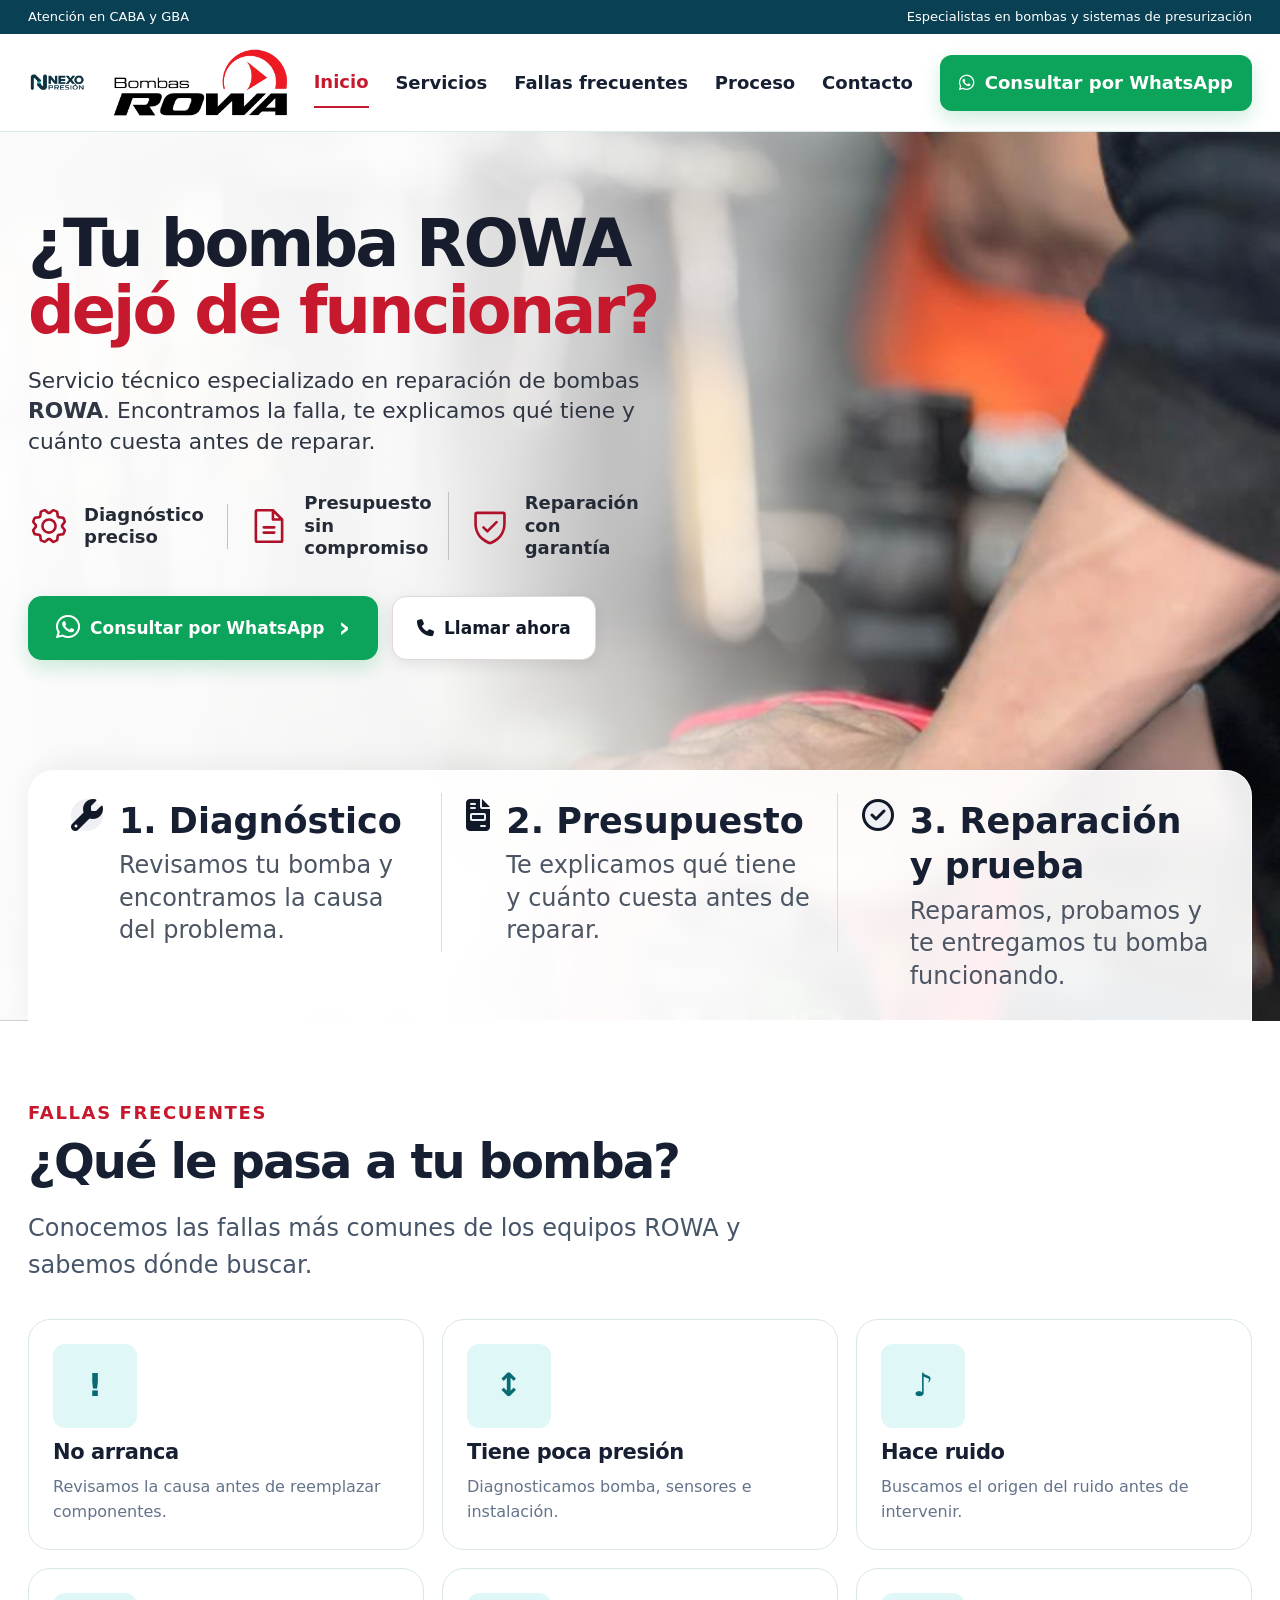
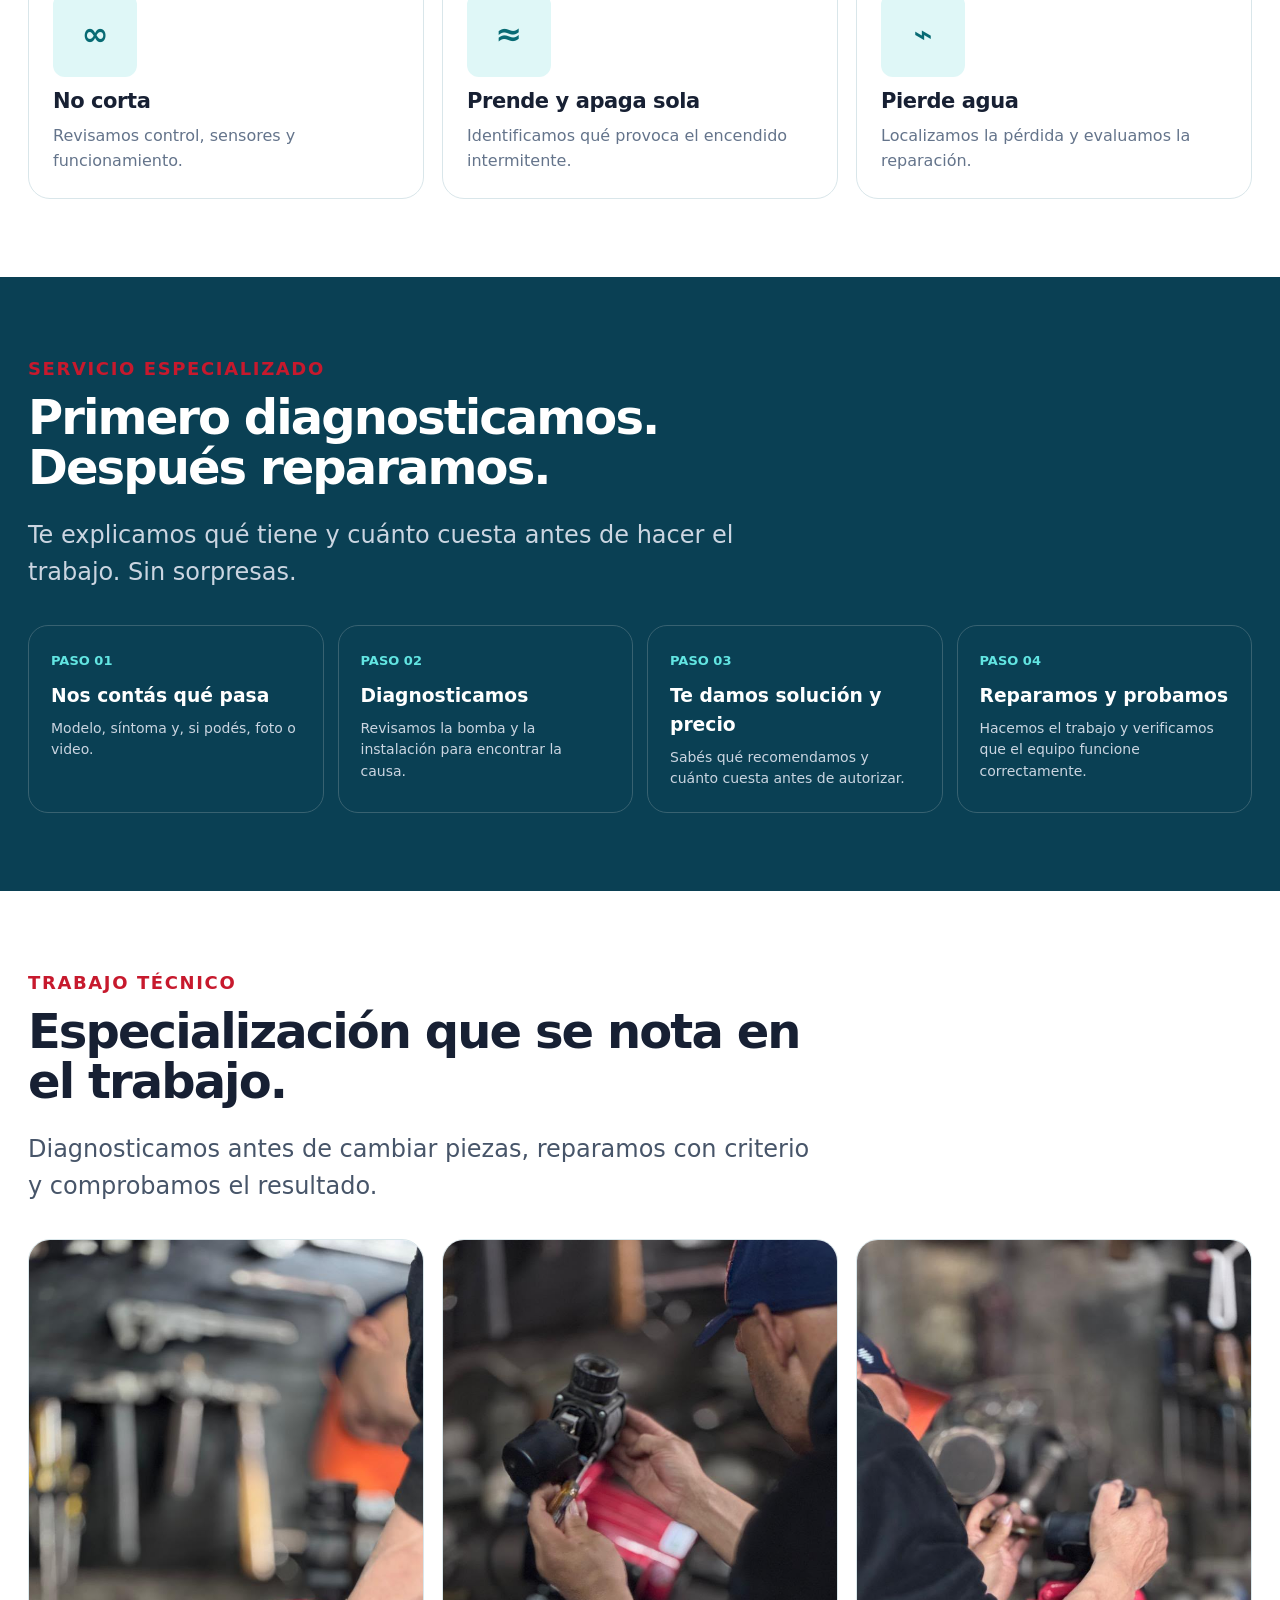
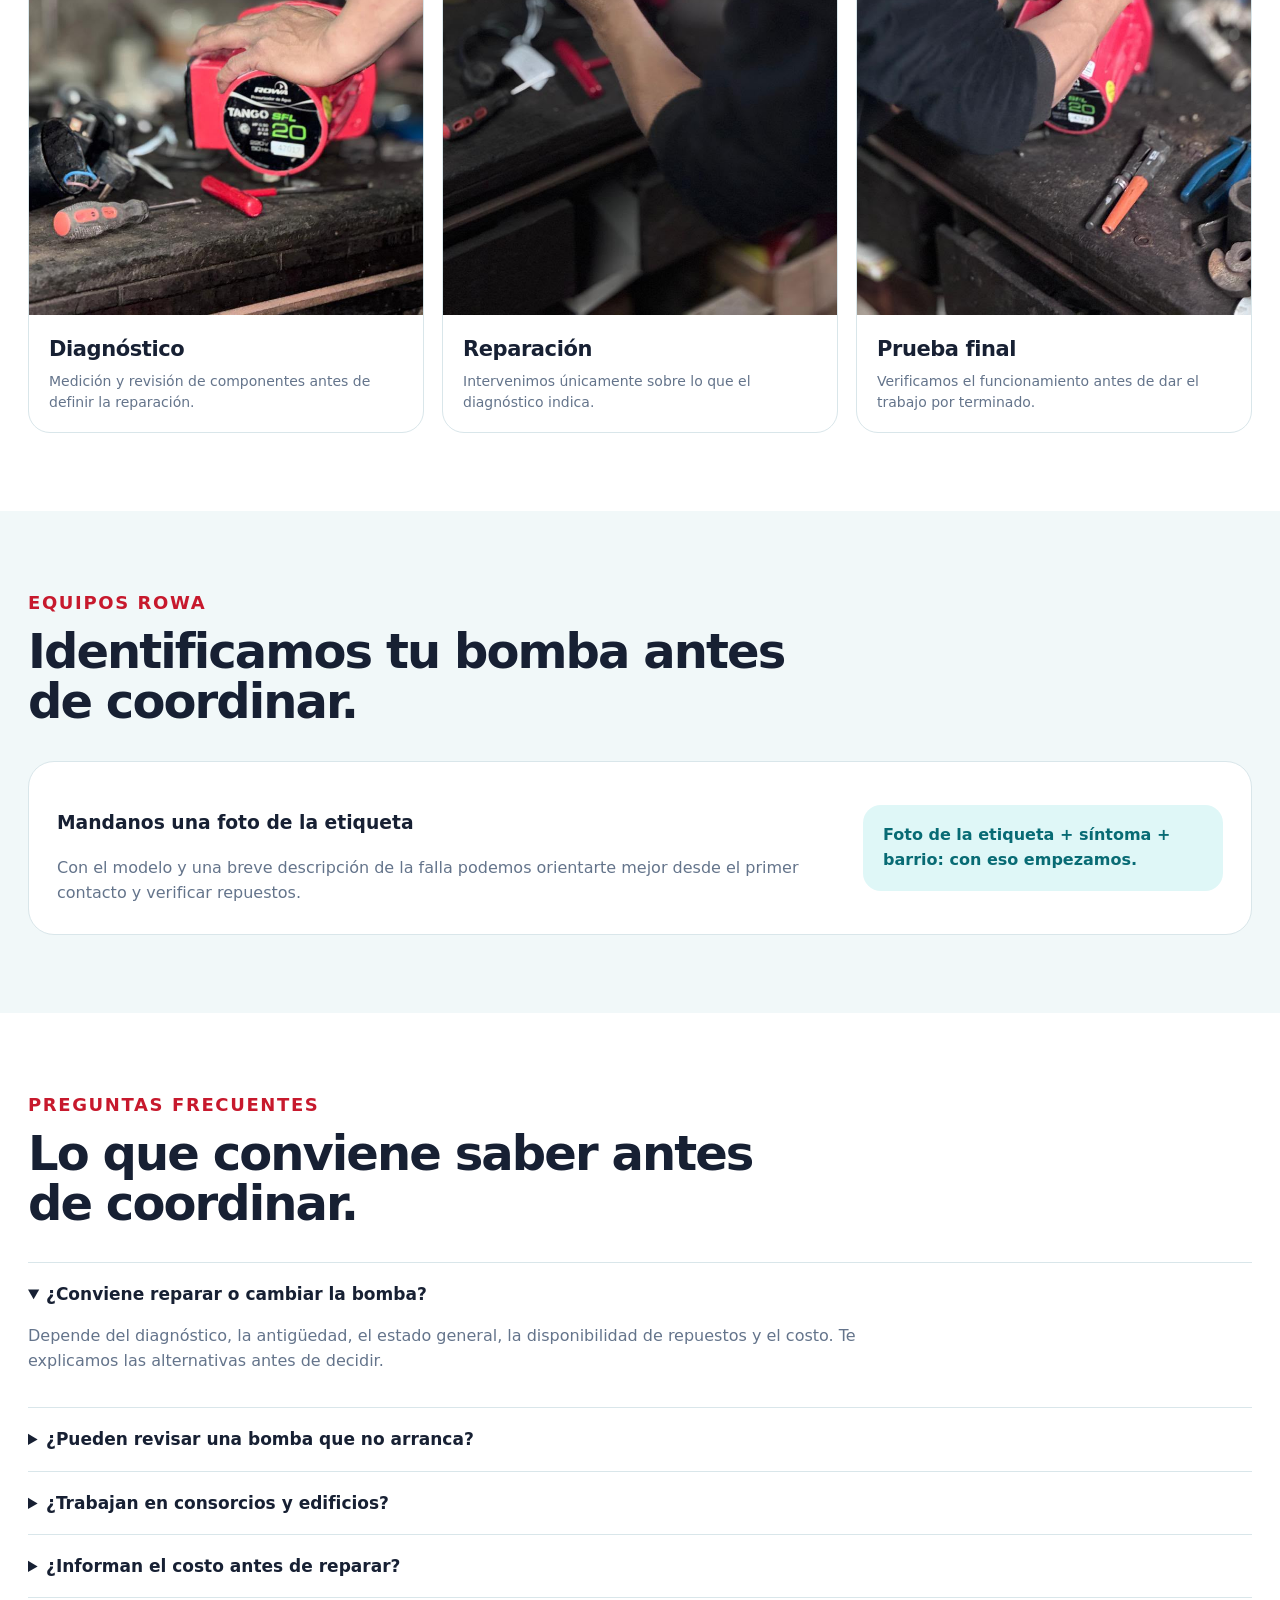
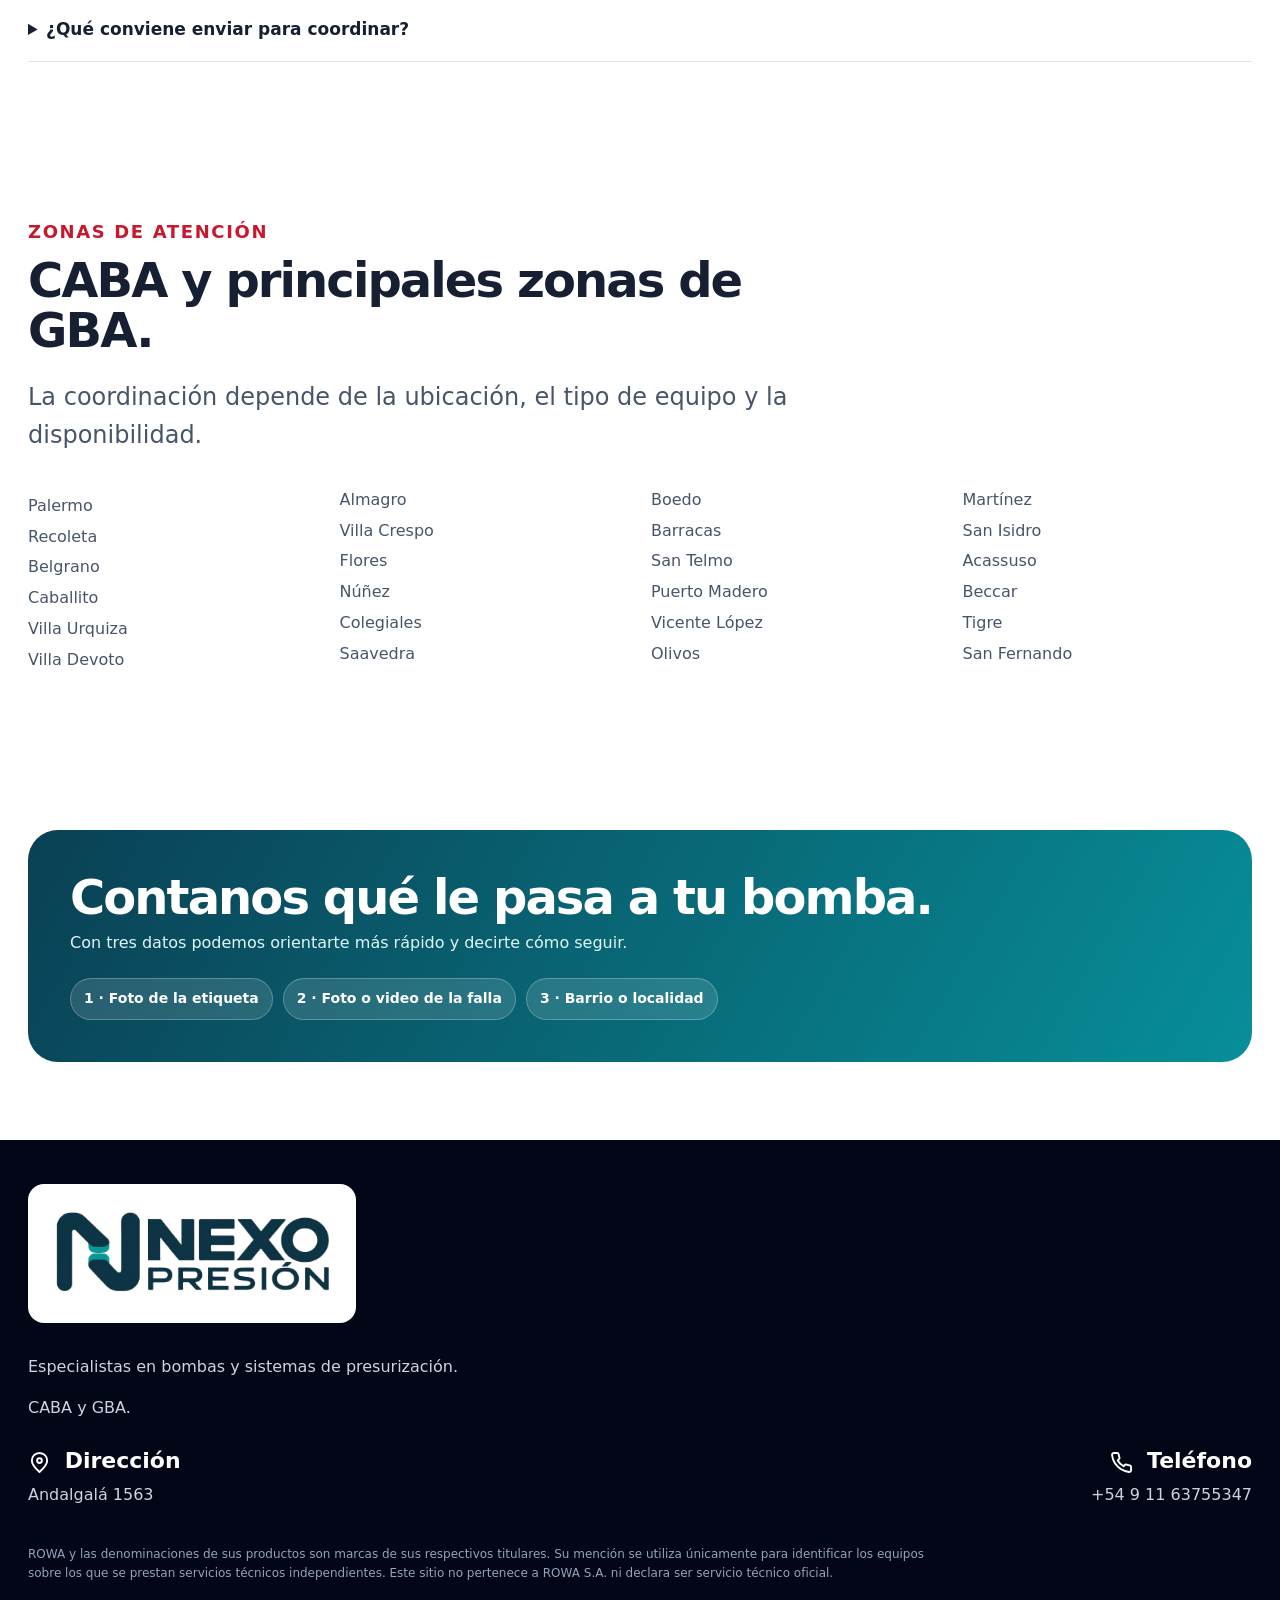
<file: index.html>
<!doctype html>
<html lang="es-AR">
<head>
  <meta charset="utf-8">
  <meta name="viewport" content="width=device-width, initial-scale=1">
  <title>Nexo Presión | Reparación de bombas ROWA en CABA y GBA</title>
  <meta name="description" content="Diagnóstico, reparación y mantenimiento de bombas presurizadoras ROWA en CABA y GBA. Presupuesto antes de intervenir.">
  <meta name="robots" content="index,follow,max-image-preview:large">
  <meta property="og:type" content="website">
  <meta property="og:title" content="Nexo Presión | Reparación de bombas ROWA">
  <meta property="og:description" content="Diagnóstico claro y reparación de bombas presurizadoras ROWA en CABA y GBA.">
  <meta name="theme-color" content="#0a4054">
  <link rel="icon" type="image/svg+xml" href="data:image/svg+xml,%3Csvg xmlns='http://www.w3.org/2000/svg' viewBox='0 0 64 64'%3E%3Crect width='64' height='64' rx='14' fill='%230a4054'/%3E%3Cpath d='M16 47V17l22 22V17h10v30L26 25v22z' fill='white'/%3E%3Ccircle cx='32' cy='32' r='4' fill='%2309bec4'/%3E%3C/svg%3E">
  <link rel="stylesheet" href="styles.css">
  <link rel="stylesheet" href="https://cdnjs.cloudflare.com/ajax/libs/font-awesome/6.7.2/css/all.min.css">
  
  <script type="application/ld+json">
  {"@context":"https://schema.org","@type":"LocalBusiness","name":"Nexo Presión","areaServed":["Ciudad Autónoma de Buenos Aires","Gran Buenos Aires"],"description":"Especialistas en diagnóstico, reparación y mantenimiento de bombas presurizadoras ROWA.","priceRange":"$$"}
  </script>
</head>
<body>
  <div class="topbar"><div class="wrap"><span>Atención en CABA y GBA</span><span>Especialistas en bombas y sistemas de presurización</span></div></div>

  <header>
    <div class="wrap">
      <nav aria-label="Navegación principal">
        <a href="#inicio" class="brand" aria-label="Nexo Presión, inicio"><img src="imagenes/nexo_presion.png" alt="Nexo Presión"></a>
        <a href="#inicio" class="brand-rowa" aria-label="ROWA"><img src="imagenes/ROWA-nvo-LOGO.gif" alt="ROWA"></a>
        <div class="links">
          <a class="active" href="#inicio">Inicio</a>
          <a href="#servicio">Servicios</a>
          <a href="#fallas">Fallas frecuentes</a>
          <a href="#como-trabajamos">Proceso</a>
          <a href="#consulta">Contacto</a>
          <a class="btn btn-primary nav-cta" href="#consulta"><i class="fa-brands fa-whatsapp"></i> Consultar por WhatsApp</a>
        </div>
      </nav>
    </div>
  </header>
 
  <main id="inicio">
    <section class="hero">
      <div class="hero-bg" role="img" aria-label="Técnico especializado reparando una bomba presurizadora ROWA"></div>
      <div class="wrap hero-content">
        <div class="hero-copy">
          <h1>¿Tu bomba ROWA<br><span>dejó de funcionar?</span></h1>
          <p class="lead">Servicio técnico especializado en reparación de bombas <strong>ROWA</strong>. Encontramos la falla, te explicamos qué tiene y cuánto cuesta antes de reparar.</p>
          <div class="microtrust">
            <div class="microtrust-item"><img src="imagenes/gear.svg" alt="engranaje" class="trust-icon"><span>Diagnóstico<br>preciso</span></div>
            <div class="microtrust-item"><img src="imagenes/file-text.svg" alt="documento" class="trust-icon"><span>Presupuesto<br>sin compromiso</span></div>
            <div class="microtrust-item"><img src="imagenes/shield-check.svg" alt="escudo" class="trust-icon"><span>Reparación<br>con garantía</span></div>
          </div>
          <div class="hero-actions">
            <a class="btn btn-primary" href="#consulta"><i class="fa-brands fa-whatsapp whatsapp-icon"></i>Consultar por WhatsApp <span class="btn-arrow">›</span></a>
            <a class="btn btn-soft" href="tel:+5491163755347"><i class="fa-solid fa-phone"></i> Llamar ahora</a>
          </div>
        </div>
      </div>
      <div class="wrap process-summary">
        <div class="summary-item"><span class="summary-icon"><i class="fa-solid fa-wrench"></i></span><div><strong>1. Diagnóstico</strong><p>Revisamos tu bomba y encontramos la causa del problema.</p></div></div>
        <div class="summary-item"><span class="summary-icon"><i class="fa-solid fa-file-invoice"></i></span><div><strong>2. Presupuesto</strong><p>Te explicamos qué tiene y cuánto cuesta antes de reparar.</p></div></div>
        <div class="summary-item"><span class="summary-icon"><i class="fa-regular fa-circle-check"></i></span><div><strong>3. Reparación y prueba</strong><p>Reparamos, probamos y te entregamos tu bomba funcionando.</p></div></div>
      </div>
    </section>

    <section id="fallas"><div class="wrap">
      <div class="section-head"><div class="kicker">Fallas frecuentes</div><h2>¿Qué le pasa a tu bomba?</h2><p class="sub">Conocemos las fallas más comunes de los equipos ROWA y sabemos dónde buscar.</p></div>
      <div class="grid-3">
        <article class="card"><div class="icon">!</div><h3>No arranca</h3><p>Revisamos la causa antes de reemplazar componentes.</p></article>
        <article class="card"><div class="icon">↕</div><h3>Tiene poca presión</h3><p>Diagnosticamos bomba, sensores e instalación.</p></article>
        <article class="card"><div class="icon">♪</div><h3>Hace ruido</h3><p>Buscamos el origen del ruido antes de intervenir.</p></article>
        <article class="card"><div class="icon">∞</div><h3>No corta</h3><p>Revisamos control, sensores y funcionamiento.</p></article>
        <article class="card"><div class="icon">≈</div><h3>Prende y apaga sola</h3><p>Identificamos qué provoca el encendido intermitente.</p></article>
        <article class="card"><div class="icon">⌁</div><h3>Pierde agua</h3><p>Localizamos la pérdida y evaluamos la reparación.</p></article>
      </div>
    </div></section>

    <section id="como-trabajamos" class="band"><div class="wrap">
      <div class="section-head"><div class="kicker">Servicio especializado</div><h2>Primero diagnosticamos. Después reparamos.</h2><p class="sub">Te explicamos qué tiene y cuánto cuesta antes de hacer el trabajo. Sin sorpresas.</p></div>
      <div class="process">
        <div class="step"><em>PASO 01</em><h3>Nos contás qué pasa</h3><p>Modelo, síntoma y, si podés, foto o video.</p></div>
        <div class="step"><em>PASO 02</em><h3>Diagnosticamos</h3><p>Revisamos la bomba y la instalación para encontrar la causa.</p></div>
        <div class="step"><em>PASO 03</em><h3>Te damos solución y precio</h3><p>Sabés qué recomendamos y cuánto cuesta antes de autorizar.</p></div>
        <div class="step"><em>PASO 04</em><h3>Reparamos y probamos</h3><p>Hacemos el trabajo y verificamos que el equipo funcione correctamente.</p></div>
      </div>
    </div></section>

    <section id="servicio"><div class="wrap">
      <div class="section-head"><div class="kicker">Trabajo técnico</div><h2>Especialización que se nota en el trabajo.</h2><p class="sub">Diagnosticamos antes de cambiar piezas, reparamos con criterio y comprobamos el resultado.</p></div>
      <div class="grid-3">
        <article class="card work-card"><img src="imagenes/img2.jpeg" alt="Diagnóstico eléctrico de una bomba presurizadora" width="900" height="675" loading="lazy"><div><h3>Diagnóstico</h3><p>Medición y revisión de componentes antes de definir la reparación.</p></div></article>
        <article class="card work-card"><img src="imagenes/img4.jpeg" alt="Revisión técnica de una bomba ROWA" width="900" height="675" loading="lazy"><div><h3>Reparación</h3><p>Intervenimos únicamente sobre lo que el diagnóstico indica.</p></div></article>
        <article class="card work-card"><img src="imagenes/img3.jpeg" alt="Prueba de funcionamiento de una bomba en banco técnico" width="900" height="675" loading="lazy"><div><h3>Prueba final</h3><p>Verificamos el funcionamiento antes de dar el trabajo por terminado.</p></div></article>
      </div>
    </div></section>

    <section style="background:var(--soft)"><div class="wrap">
      <div class="section-head"><div class="kicker">Equipos ROWA</div><h2>Identificamos tu bomba antes de coordinar.</h2></div>
      <div class="model-box"><div><h3>Mandanos una foto de la etiqueta</h3><p>Con el modelo y una breve descripción de la falla podemos orientarte mejor desde el primer contacto y verificar repuestos.</p></div><div class="label-tip">Foto de la etiqueta + síntoma + barrio: con eso empezamos.</div></div>
    </div></section>

    <section id="faq"><div class="wrap">
      <div class="section-head"><div class="kicker">Preguntas frecuentes</div><h2>Lo que conviene saber antes de coordinar.</h2></div>
      <div class="faq">
        <details open><summary>¿Conviene reparar o cambiar la bomba?</summary><p>Depende del diagnóstico, la antigüedad, el estado general, la disponibilidad de repuestos y el costo. Te explicamos las alternativas antes de decidir.</p></details>
        <details><summary>¿Pueden revisar una bomba que no arranca?</summary><p>Sí. “No arranca” es un síntoma. Revisamos alimentación, componentes eléctricos, sensores, estado mecánico e instalación según el equipo.</p></details>
        <details><summary>¿Trabajan en consorcios y edificios?</summary><p>Sí, cuando el equipo y la instalación se encuentran dentro del alcance técnico. En sistemas de mayor tamaño conviene enviar fotos, modelo y características antes de coordinar.</p></details>
        <details><summary>¿Informan el costo antes de reparar?</summary><p>Sí. Una vez identificado el problema, te informamos el trabajo propuesto y su costo antes de intervenir.</p></details>
        <details><summary>¿Qué conviene enviar para coordinar?</summary><p>Una foto de la etiqueta, una foto o video de la falla y el barrio o localidad. Con esos datos podemos orientarte mejor desde el primer contacto.</p></details>
      </div>
    </div></section>

    <section id="zonas"><div class="wrap">
      <div class="section-head"><div class="kicker">Zonas de atención</div><h2>CABA y principales zonas de GBA.</h2><p class="sub">La coordinación depende de la ubicación, el tipo de equipo y la disponibilidad.</p></div>
      <div class="areas"><span>Palermo</span><span>Recoleta</span><span>Belgrano</span><span>Caballito</span><span>Villa Urquiza</span><span>Villa Devoto</span><span>Almagro</span><span>Villa Crespo</span><span>Flores</span><span>Núñez</span><span>Colegiales</span><span>Saavedra</span><span>Boedo</span><span>Barracas</span><span>San Telmo</span><span>Puerto Madero</span><span>Vicente López</span><span>Olivos</span><span>Martínez</span><span>San Isidro</span><span>Acassuso</span><span>Beccar</span><span>Tigre</span><span>San Fernando</span></div>
    </div></section>

    <section id="consulta"><div class="wrap"><div class="cta">
      <h2>Contanos qué le pasa a tu bomba.</h2><p>Con tres datos podemos orientarte más rápido y decirte cómo seguir.</p>
      <div class="checklist"><span>1 · Foto de la etiqueta</span><span>2 · Foto o video de la falla</span><span>3 · Barrio o localidad</span></div>
    </div></div></section>
  </main>
  <footer>
  <div class="wrap">
    <a href="#inicio" class="footer-brand" aria-label="Nexo Presión, inicio">
      <img src="imagenes/nexo_presion.png" alt="Nexo Presión">
    </a>

    <p>Especialistas en bombas y sistemas de presurización.</p>
    <p>CABA y GBA.</p>

    <div class="footer-contact">
      <p>
        <strong>
        <span class="contact-icon" aria-hidden="true">
          <svg xmlns="http://www.w3.org/2000/svg"
            width="23" height="23" viewBox="0 0 24 24"
            fill="none" stroke="currentColor"
            stroke-width="2" stroke-linecap="round"
            stroke-linejoin="round">
            <path d="M20 10c0 5-8 12-8 12S4 15 4 10a8 8 0 1 1 16 0Z"/>
            <circle cx="12" cy="10" r="2.5"/>
          </svg>
        </span>
          Dirección
        </strong>
        <br>
         Andalgalá 1563
      </p>

      <p>
        <strong>
        <span class="contact-icon" aria-hidden="true">
            <svg xmlns="http://www.w3.org/2000/svg"
                width="23" height="23" viewBox="0 0 24 24"
                fill="none" stroke="#ffffff"
                stroke-width="2" stroke-linecap="round"
                stroke-linejoin="round">
                <path d="M22 16.92v3a2 2 0 0 1-2.18 2
                    19.79 19.79 0 0 1-8.63-3.07
                    19.5 19.5 0 0 1-6-6
                    19.79 19.79 0 0 1-3.07-8.67
                    A2 2 0 0 1 4.11 2h3
                    a2 2 0 0 1 2 1.72
                    c.12.96.36 1.9.7 2.8
                    a2 2 0 0 1-.45 2.11L8.09 9.91
                    a16 16 0 0 0 6 6l1.27-1.27
                    a2 2 0 0 1 2.11-.45
                    c.9.34 1.84.58 2.8.7
                    A2 2 0 0 1 22 16.92z"/>
              </svg>
        </span>
          Teléfono
        </strong>
        <br>
        +54 9 11 63755347
      </p>
    </div>

    <p class="legal">
      ROWA y las denominaciones de sus productos son marcas de sus
      respectivos titulares. Su mención se utiliza únicamente para
      identificar los equipos sobre los que se prestan servicios
      técnicos independientes. Este sitio no pertenece a ROWA S.A.
      ni declara ser servicio técnico oficial.
    </p>
  </div>
  </footer>
</body>
</html>
</file>
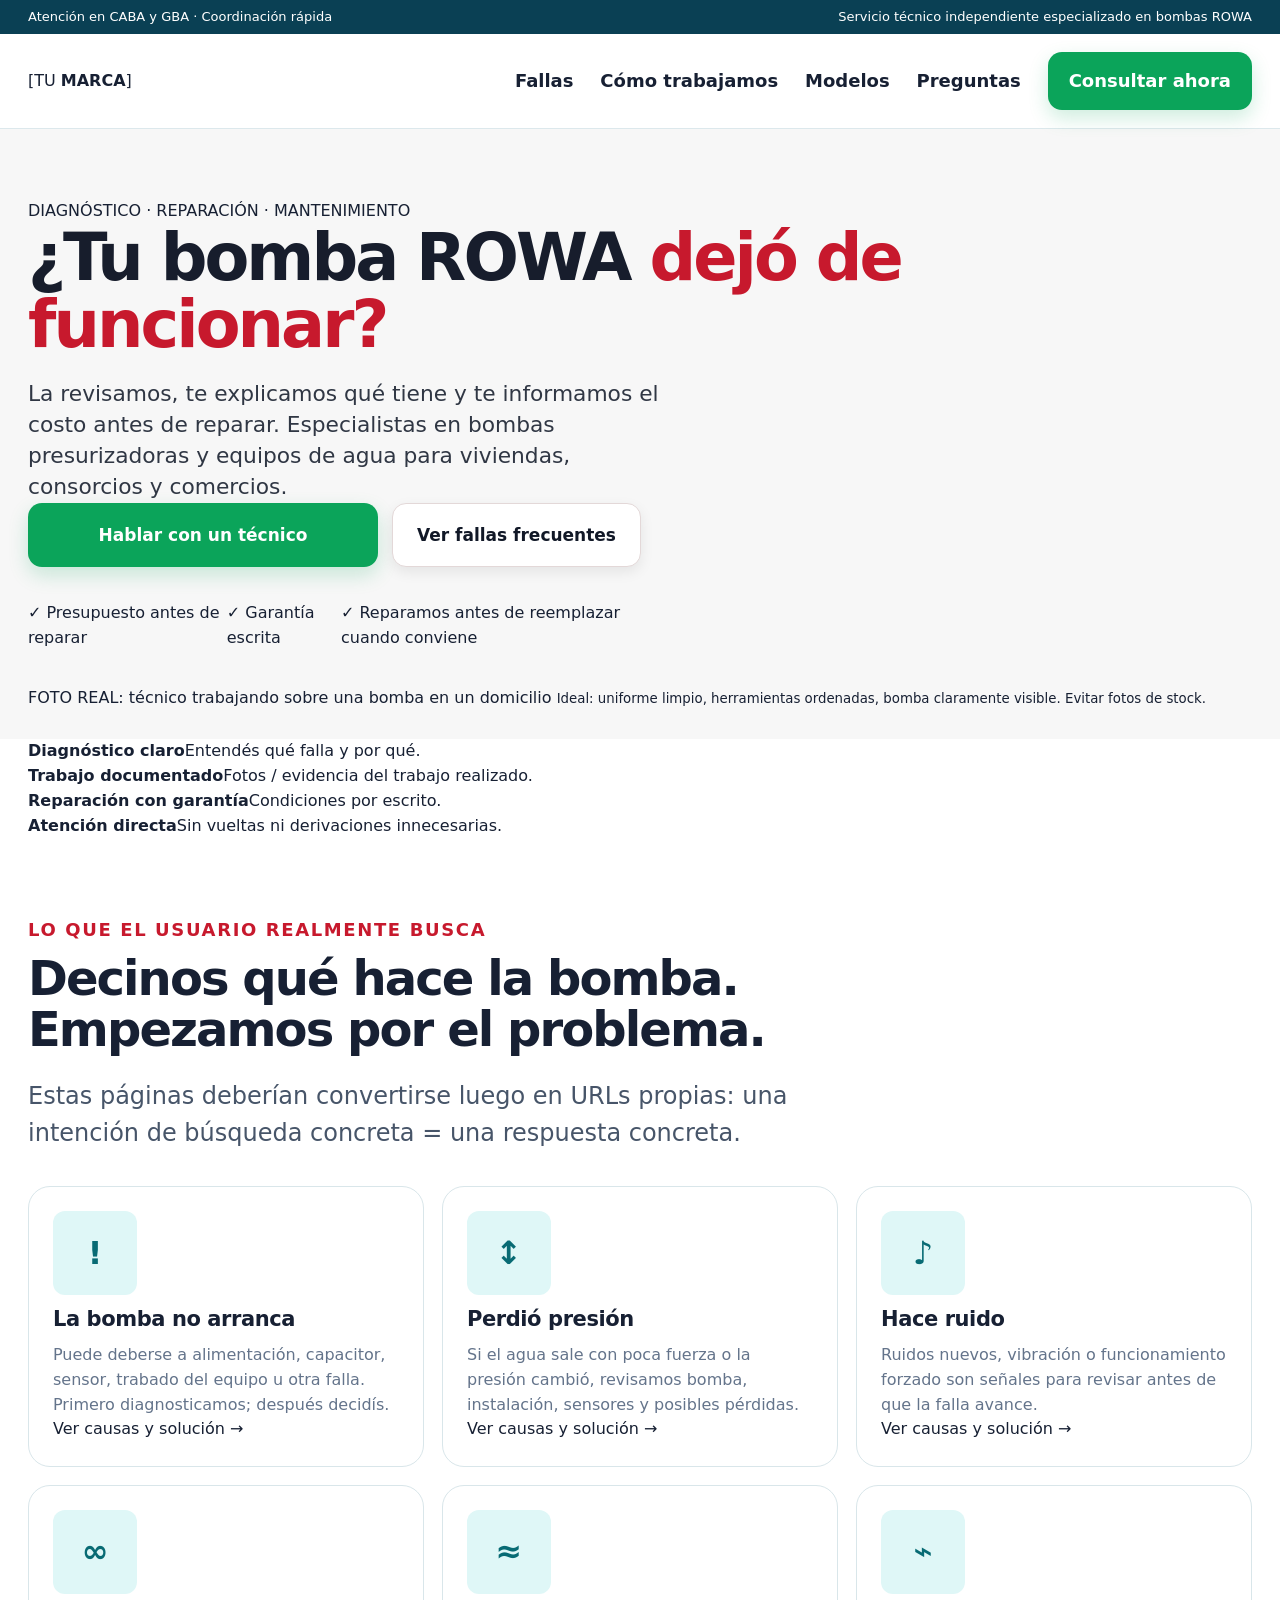
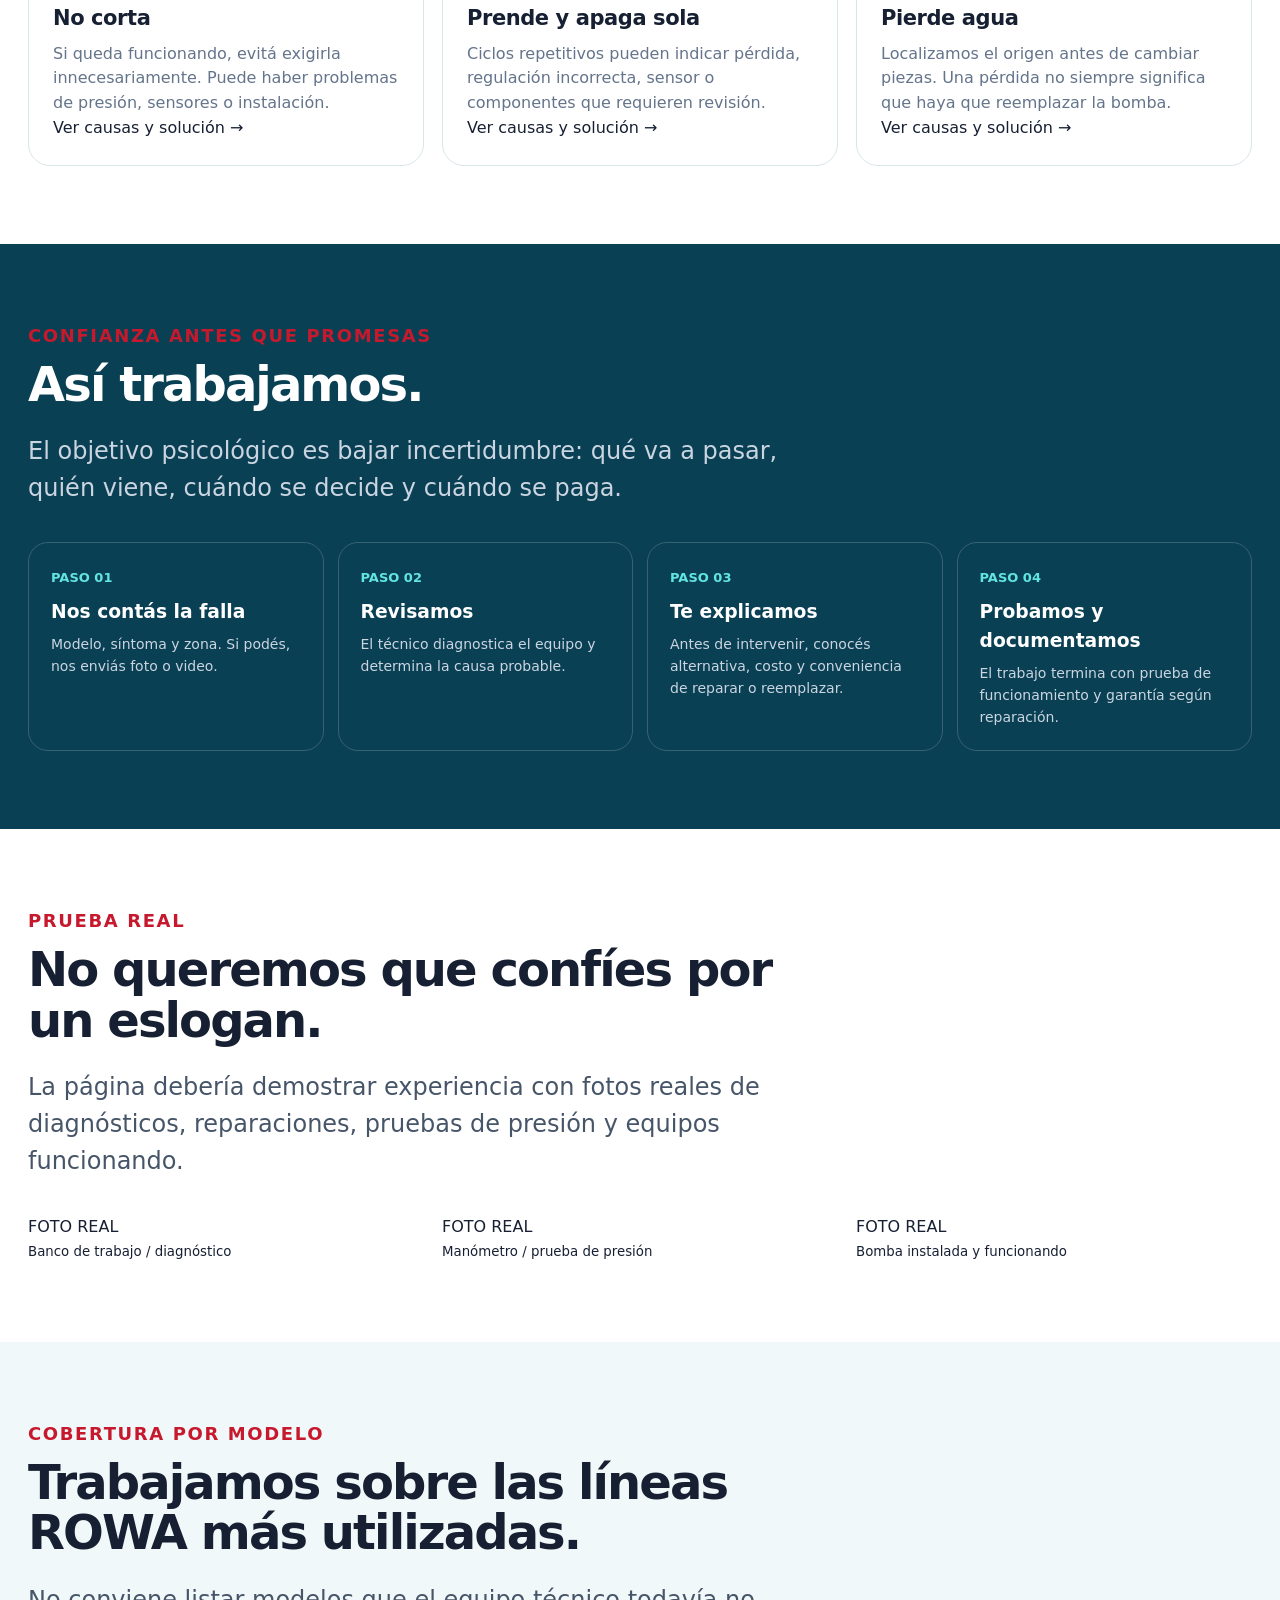
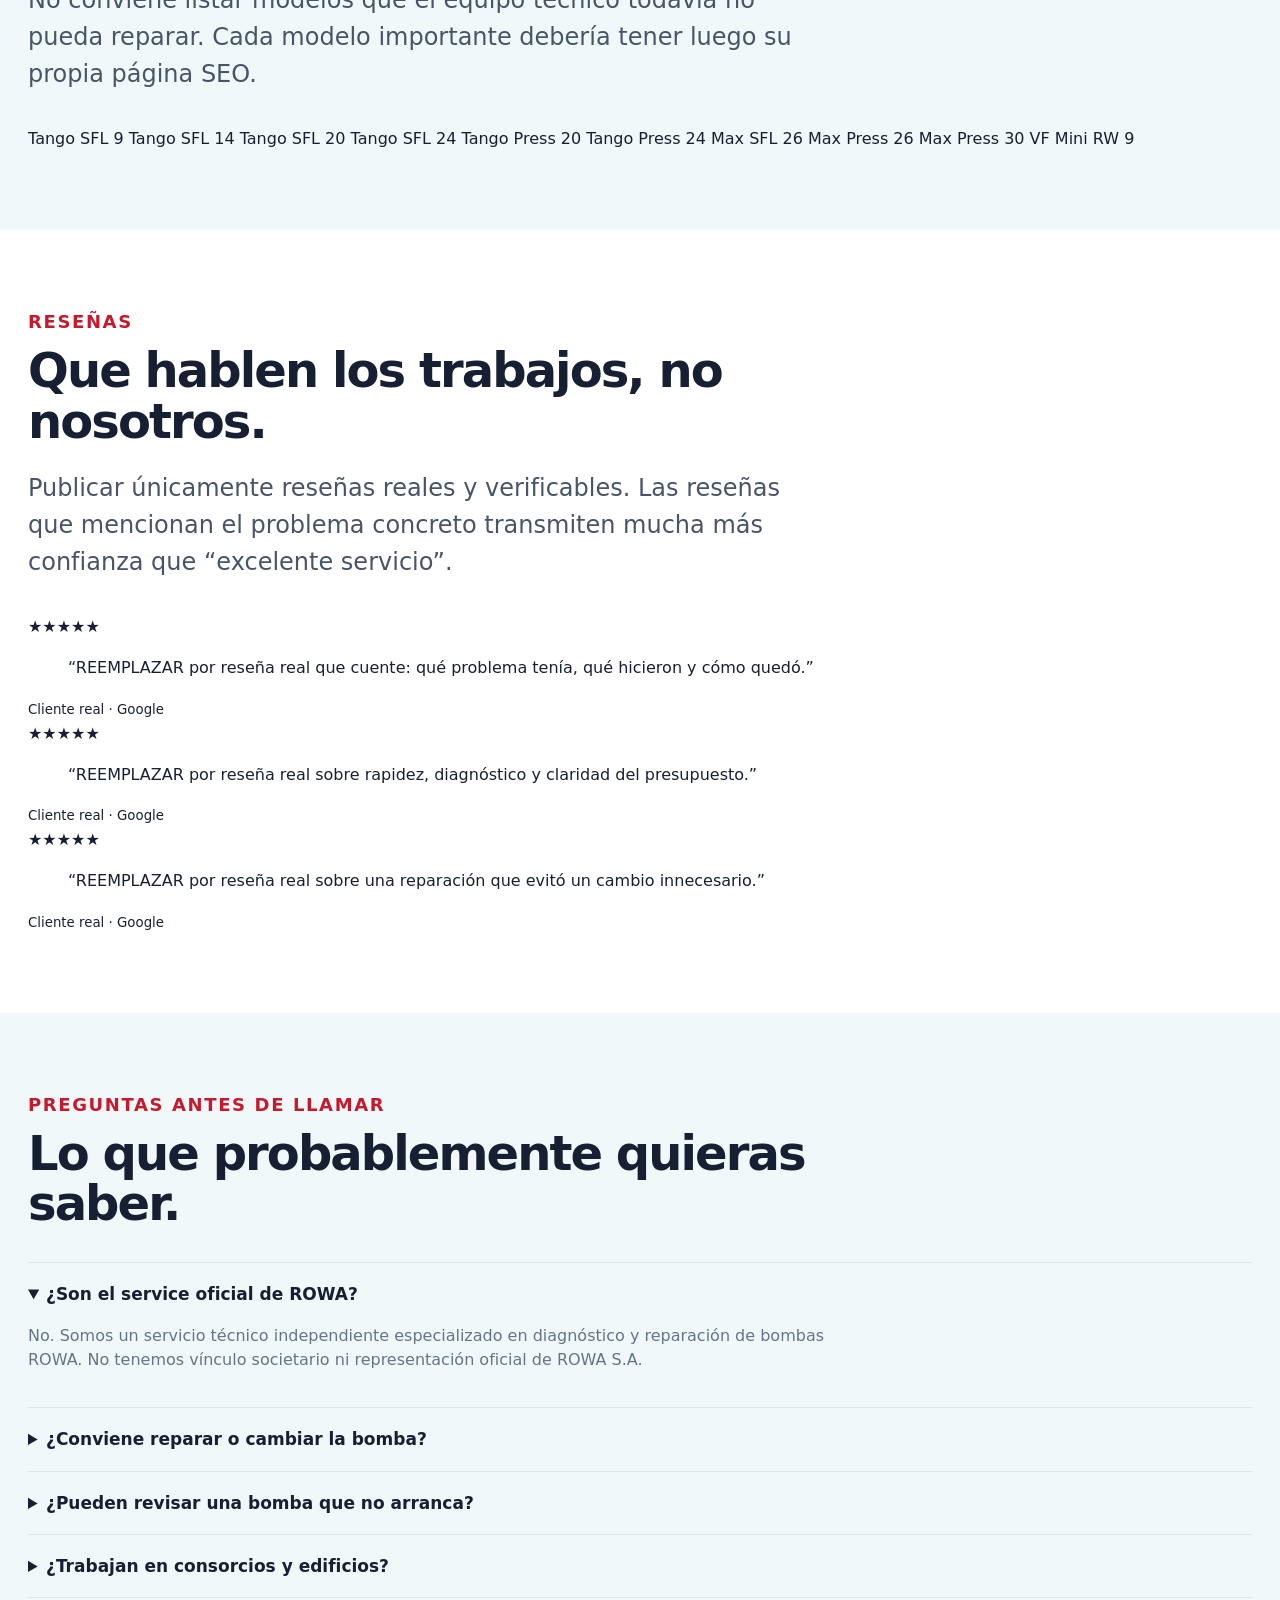
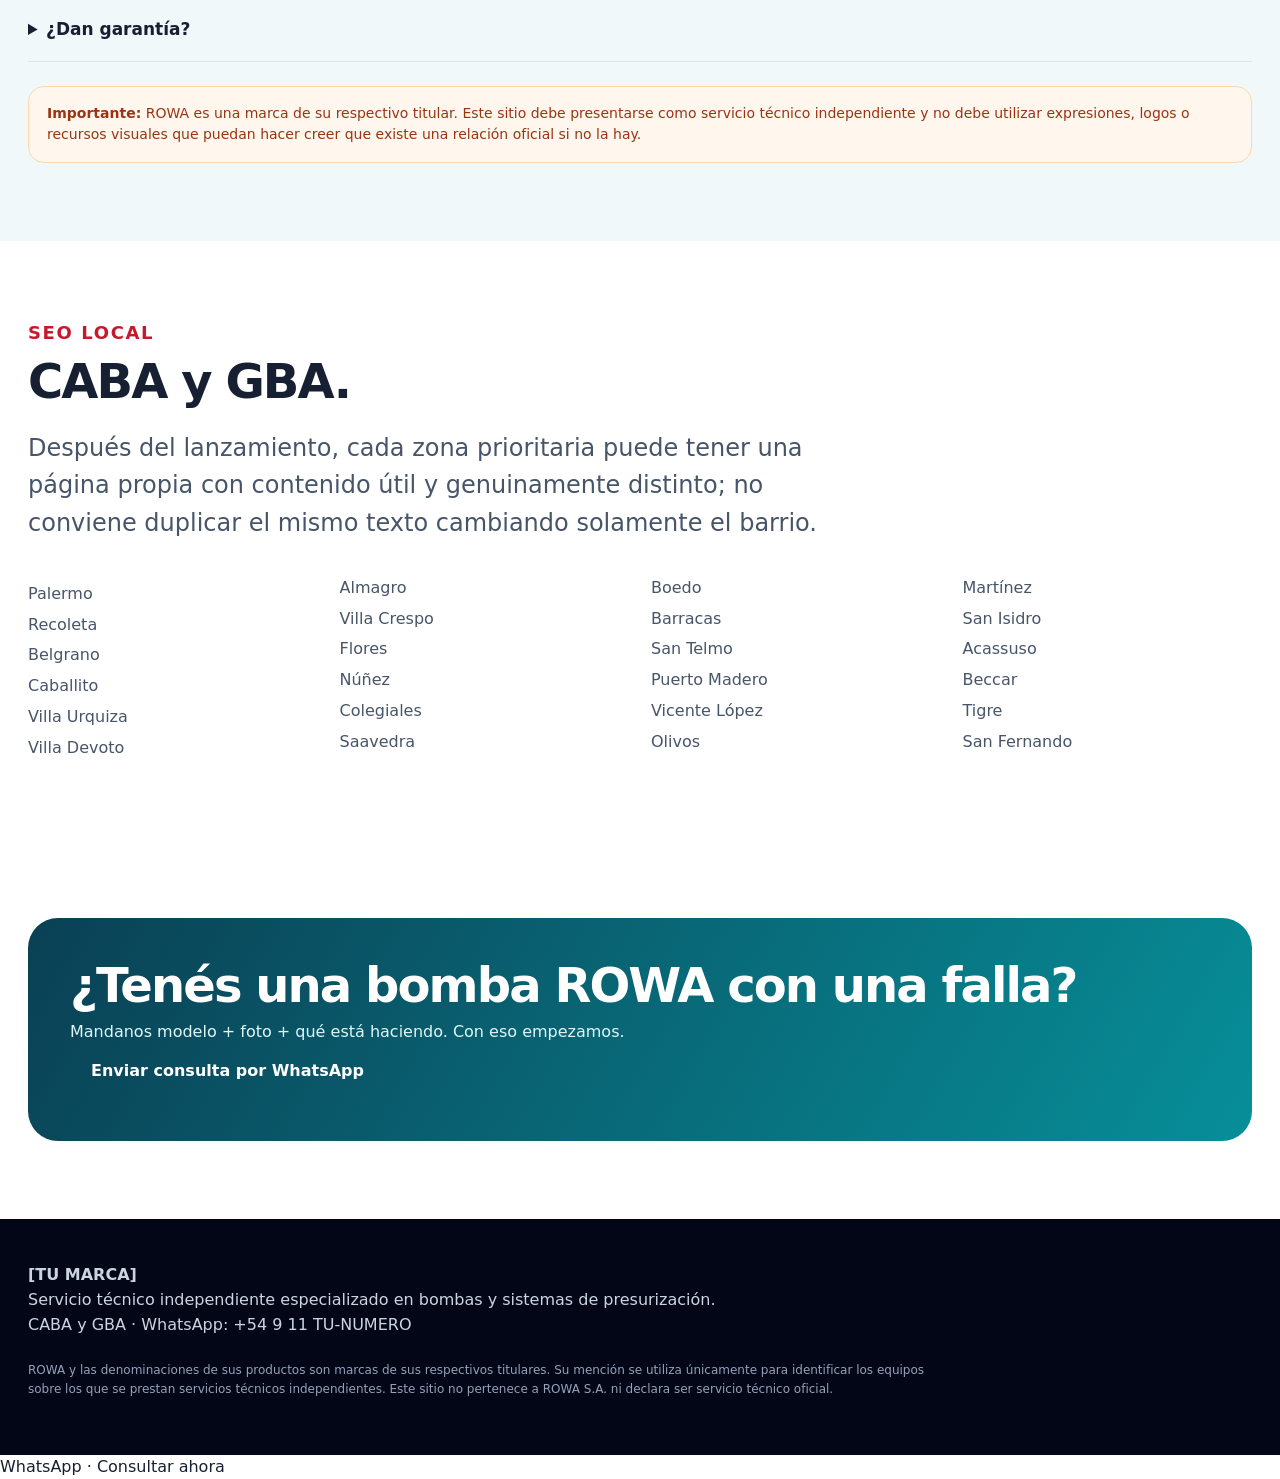
<file: rowa_landing_seo (1).html>
<!doctype html>
<html lang="es-AR">
<head>
  <meta charset="utf-8">
  <meta name="viewport" content="width=device-width, initial-scale=1">
  <title>Reparación de Bombas ROWA en CABA y GBA | Servicio Técnico Especializado</title>
  <meta name="description" content="Diagnóstico y reparación de bombas presurizadoras ROWA en CABA y GBA. Atención rápida, técnicos especializados, presupuesto antes de reparar y garantía escrita.">
  <meta name="robots" content="index,follow,max-image-preview:large">
  <link rel="canonical" href="https://www.TUDOMINIO.com.ar/">
  <link rel="stylesheet" href="styles.css">
  <meta property="og:type" content="website">
  <meta property="og:title" content="Reparación de Bombas ROWA | Servicio Técnico Especializado">
  <meta property="og:description" content="¿Tu bomba ROWA no arranca, hace ruido o perdió presión? Diagnóstico claro, reparación profesional y garantía escrita.">
  <meta property="og:url" content="https://www.TUDOMINIO.com.ar/">
  <meta name="theme-color" content="#0f172a">

  
  <!-- Reemplazar datos antes de publicar -->
  <script type="application/ld+json">
  {
    "@context":"https://schema.org",
    "@type":"LocalBusiness",
    "name":"TU MARCA",
    "url":"https://www.TUDOMINIO.com.ar/",
    "telephone":"+54 9 11 TU-NUMERO",
    "areaServed":["Ciudad Autónoma de Buenos Aires","Gran Buenos Aires"],
    "description":"Servicio técnico independiente especializado en diagnóstico, reparación y mantenimiento de bombas presurizadoras ROWA.",
    "priceRange":"$$"
  }
  </script>
</head>

<body>
  <div class="topbar">
    <div class="wrap">
      <span>Atención en CABA y GBA · Coordinación rápida</span>
      <span>Servicio técnico independiente especializado en bombas ROWA</span>
    </div>
  </div>

  <header>
    <div class="wrap">
      <nav>
        <a href="#" class="brand">[TU <b>MARCA</b>]</a>
        <div class="links">
          <a href="#fallas">Fallas</a>
          <a href="#como-trabajamos">Cómo trabajamos</a>
          <a href="#modelos">Modelos</a>
          <a href="#faq">Preguntas</a>
          <a class="btn btn-primary" href="https://wa.me/54911TUNUMERO?text=Hola%2C%20necesito%20revisar%20una%20bomba%20ROWA">Consultar ahora</a>
        </div>
      </nav>
    </div>
  </header>

  <main>
    <section class="hero">
      <div class="wrap hero-grid">
        <div>
          <span class="eyebrow">DIAGNÓSTICO · REPARACIÓN · MANTENIMIENTO</span>
          <h1>¿Tu bomba ROWA <span>dejó de funcionar?</span></h1>
          <p class="lead">La revisamos, te explicamos qué tiene y te informamos el costo antes de reparar. Especialistas en bombas presurizadoras y equipos de agua para viviendas, consorcios y comercios.</p>
          <div class="hero-actions">
            <a class="btn btn-primary" href="https://wa.me/54911TUNUMERO?text=Hola%2C%20mi%20bomba%20ROWA%20tiene%20una%20falla">Hablar con un técnico</a>
            <a class="btn btn-soft" href="#fallas">Ver fallas frecuentes</a>
          </div>
          <div class="microtrust">
            <span>✓ Presupuesto antes de reparar</span>
            <span>✓ Garantía escrita</span>
            <span>✓ Reparamos antes de reemplazar cuando conviene</span>
          </div>
        </div>

        <div class="hero-card">
          <div class="photo-placeholder">
            FOTO REAL: técnico trabajando sobre una bomba en un domicilio
            <small>Ideal: uniforme limpio, herramientas ordenadas, bomba claramente visible. Evitar fotos de stock.</small>
          </div>
        </div>
      </div>
    </section>

    <div class="proof-strip">
      <div class="wrap proof-grid">
        <div class="proof"><strong>Diagnóstico claro</strong><span>Entendés qué falla y por qué.</span></div>
        <div class="proof"><strong>Trabajo documentado</strong><span>Fotos / evidencia del trabajo realizado.</span></div>
        <div class="proof"><strong>Reparación con garantía</strong><span>Condiciones por escrito.</span></div>
        <div class="proof"><strong>Atención directa</strong><span>Sin vueltas ni derivaciones innecesarias.</span></div>
      </div>
    </div>

    <section id="fallas">
      <div class="wrap">
        <div class="section-head">
          <div class="kicker">Lo que el usuario realmente busca</div>
          <h2>Decinos qué hace la bomba. Empezamos por el problema.</h2>
          <p class="sub">Estas páginas deberían convertirse luego en URLs propias: una intención de búsqueda concreta = una respuesta concreta.</p>
        </div>

        <div class="grid-3">
          <article class="card problem"><div class="icon">!</div><h3>La bomba no arranca</h3><p>Puede deberse a alimentación, capacitor, sensor, trabado del equipo u otra falla. Primero diagnosticamos; después decidís.</p><a class="mini-link" href="/bomba-rowa-no-arranca/">Ver causas y solución →</a></article>
          <article class="card problem"><div class="icon">↕</div><h3>Perdió presión</h3><p>Si el agua sale con poca fuerza o la presión cambió, revisamos bomba, instalación, sensores y posibles pérdidas.</p><a class="mini-link" href="/bomba-rowa-sin-presion/">Ver causas y solución →</a></article>
          <article class="card problem"><div class="icon">♪</div><h3>Hace ruido</h3><p>Ruidos nuevos, vibración o funcionamiento forzado son señales para revisar antes de que la falla avance.</p><a class="mini-link" href="/bomba-rowa-hace-ruido/">Ver causas y solución →</a></article>
          <article class="card problem"><div class="icon">∞</div><h3>No corta</h3><p>Si queda funcionando, evitá exigirla innecesariamente. Puede haber problemas de presión, sensores o instalación.</p><a class="mini-link" href="/bomba-rowa-no-corta/">Ver causas y solución →</a></article>
          <article class="card problem"><div class="icon">≈</div><h3>Prende y apaga sola</h3><p>Ciclos repetitivos pueden indicar pérdida, regulación incorrecta, sensor o componentes que requieren revisión.</p><a class="mini-link" href="/bomba-rowa-prende-y-apaga/">Ver causas y solución →</a></article>
          <article class="card problem"><div class="icon">⌁</div><h3>Pierde agua</h3><p>Localizamos el origen antes de cambiar piezas. Una pérdida no siempre significa que haya que reemplazar la bomba.</p><a class="mini-link" href="/bomba-rowa-pierde-agua/">Ver causas y solución →</a></article>
        </div>
      </div>
    </section>

    <section id="como-trabajamos" class="band">
      <div class="wrap">
        <div class="section-head">
          <div class="kicker">Confianza antes que promesas</div>
          <h2>Así trabajamos.</h2>
          <p class="sub">El objetivo psicológico es bajar incertidumbre: qué va a pasar, quién viene, cuándo se decide y cuándo se paga.</p>
        </div>
        <div class="process">
          <div class="step"><em>PASO 01</em><h3>Nos contás la falla</h3><p>Modelo, síntoma y zona. Si podés, nos enviás foto o video.</p></div>
          <div class="step"><em>PASO 02</em><h3>Revisamos</h3><p>El técnico diagnostica el equipo y determina la causa probable.</p></div>
          <div class="step"><em>PASO 03</em><h3>Te explicamos</h3><p>Antes de intervenir, conocés alternativa, costo y conveniencia de reparar o reemplazar.</p></div>
          <div class="step"><em>PASO 04</em><h3>Probamos y documentamos</h3><p>El trabajo termina con prueba de funcionamiento y garantía según reparación.</p></div>
        </div>
      </div>
    </section>

    <section>
      <div class="wrap">
        <div class="section-head">
          <div class="kicker">Prueba real</div>
          <h2>No queremos que confíes por un eslogan.</h2>
          <p class="sub">La página debería demostrar experiencia con fotos reales de diagnósticos, reparaciones, pruebas de presión y equipos funcionando.</p>
        </div>
        <div class="grid-3">
          <div class="photo-placeholder">FOTO REAL<br><small>Banco de trabajo / diagnóstico</small></div>
          <div class="photo-placeholder">FOTO REAL<br><small>Manómetro / prueba de presión</small></div>
          <div class="photo-placeholder">FOTO REAL<br><small>Bomba instalada y funcionando</small></div>
        </div>
      </div>
    </section>

    <section id="modelos" style="background:var(--soft)">
      <div class="wrap">
        <div class="section-head">
          <div class="kicker">Cobertura por modelo</div>
          <h2>Trabajamos sobre las líneas ROWA más utilizadas.</h2>
          <p class="sub">No conviene listar modelos que el equipo técnico todavía no pueda reparar. Cada modelo importante debería tener luego su propia página SEO.</p>
        </div>
        <div class="models">
          <a class="pill" href="/service-rowa-tango-sfl-9/">Tango SFL 9</a>
          <a class="pill" href="/service-rowa-tango-sfl-14/">Tango SFL 14</a>
          <a class="pill" href="/service-rowa-tango-sfl-20/">Tango SFL 20</a>
          <a class="pill" href="/service-rowa-tango-sfl-24/">Tango SFL 24</a>
          <a class="pill" href="/service-rowa-tango-press-20/">Tango Press 20</a>
          <a class="pill" href="/service-rowa-tango-press-24/">Tango Press 24</a>
          <a class="pill" href="/service-rowa-max-sfl-26/">Max SFL 26</a>
          <a class="pill" href="/service-rowa-max-press-26/">Max Press 26</a>
          <a class="pill" href="/service-rowa-max-press-30-vf/">Max Press 30 VF</a>
          <a class="pill" href="/service-rowa-mini-rw9/">Mini RW 9</a>
        </div>
      </div>
    </section>

    <section>
      <div class="wrap">
        <div class="section-head">
          <div class="kicker">Reseñas</div>
          <h2>Que hablen los trabajos, no nosotros.</h2>
          <p class="sub">Publicar únicamente reseñas reales y verificables. Las reseñas que mencionan el problema concreto transmiten mucha más confianza que “excelente servicio”.</p>
        </div>
        <div class="reviews">
          <div class="review"><div class="stars">★★★★★</div><blockquote>“REEMPLAZAR por reseña real que cuente: qué problema tenía, qué hicieron y cómo quedó.”</blockquote><small>Cliente real · Google</small></div>
          <div class="review"><div class="stars">★★★★★</div><blockquote>“REEMPLAZAR por reseña real sobre rapidez, diagnóstico y claridad del presupuesto.”</blockquote><small>Cliente real · Google</small></div>
          <div class="review"><div class="stars">★★★★★</div><blockquote>“REEMPLAZAR por reseña real sobre una reparación que evitó un cambio innecesario.”</blockquote><small>Cliente real · Google</small></div>
        </div>
      </div>
    </section>

    <section id="faq" style="background:var(--soft)">
      <div class="wrap">
        <div class="section-head">
          <div class="kicker">Preguntas antes de llamar</div>
          <h2>Lo que probablemente quieras saber.</h2>
        </div>

        <div class="faq">
          <details open><summary>¿Son el service oficial de ROWA?</summary><p>No. Somos un servicio técnico independiente especializado en diagnóstico y reparación de bombas ROWA. No tenemos vínculo societario ni representación oficial de ROWA S.A.</p></details>
          <details><summary>¿Conviene reparar o cambiar la bomba?</summary><p>Depende del diagnóstico, antigüedad, disponibilidad de repuestos y costo de reparación. Nuestra propuesta es explicarte las alternativas antes de decidir.</p></details>
          <details><summary>¿Pueden revisar una bomba que no arranca?</summary><p>Sí. “No arranca” es un síntoma, no un diagnóstico. Se revisa alimentación, componentes eléctricos, sensores, estado mecánico e instalación según el equipo.</p></details>
          <details><summary>¿Trabajan en consorcios y edificios?</summary><p>Sí, siempre que el modelo y la instalación estén dentro del alcance técnico definido. Para equipos grandes conviene enviar fotos, modelo y características antes de coordinar.</p></details>
          <details><summary>¿Dan garantía?</summary><p>La garantía debe quedar indicada por escrito según el trabajo realizado y los componentes reemplazados. Antes de publicar esta promesa, definí internamente sus condiciones.</p></details>
        </div>

        <div class="warning" style="margin-top:24px">
          <strong>Importante:</strong> ROWA es una marca de su respectivo titular. Este sitio debe presentarse como servicio técnico independiente y no debe utilizar expresiones, logos o recursos visuales que puedan hacer creer que existe una relación oficial si no la hay.
        </div>
      </div>
    </section>

    <section id="zonas">
      <div class="wrap">
        <div class="section-head">
          <div class="kicker">SEO local</div>
          <h2>CABA y GBA.</h2>
          <p class="sub">Después del lanzamiento, cada zona prioritaria puede tener una página propia con contenido útil y genuinamente distinto; no conviene duplicar el mismo texto cambiando solamente el barrio.</p>
        </div>
        <div class="areas">
          <span>Palermo</span><span>Recoleta</span><span>Belgrano</span><span>Caballito</span><span>Villa Urquiza</span><span>Villa Devoto</span><span>Almagro</span><span>Villa Crespo</span><span>Flores</span><span>Núñez</span><span>Colegiales</span><span>Saavedra</span><span>Boedo</span><span>Barracas</span><span>San Telmo</span><span>Puerto Madero</span><span>Vicente López</span><span>Olivos</span><span>Martínez</span><span>San Isidro</span><span>Acassuso</span><span>Beccar</span><span>Tigre</span><span>San Fernando</span>
        </div>
      </div>
    </section>

    <section>
      <div class="wrap">
        <div class="cta">
          <div>
            <h2>¿Tenés una bomba ROWA con una falla?</h2>
            <p>Mandanos modelo + foto + qué está haciendo. Con eso empezamos.</p>
          </div>
          <a class="btn btn-dark" href="https://wa.me/54911TUNUMERO?text=Hola%2C%20quiero%20consultar%20por%20una%20bomba%20ROWA">Enviar consulta por WhatsApp</a>
        </div>
      </div>
    </section>
  </main>

  <footer>
    <div class="wrap">
      <strong>[TU MARCA]</strong><br>
      Servicio técnico independiente especializado en bombas y sistemas de presurización.<br>
      CABA y GBA · WhatsApp: +54 9 11 TU-NUMERO
      <p class="legal">ROWA y las denominaciones de sus productos son marcas de sus respectivos titulares. Su mención se utiliza únicamente para identificar los equipos sobre los que se prestan servicios técnicos independientes. Este sitio no pertenece a ROWA S.A. ni declara ser servicio técnico oficial.</p>
    </div>
  </footer>

  <a class="mobile-wa" href="https://wa.me/54911TUNUMERO?text=Hola%2C%20necesito%20un%20t%C3%A9cnico%20para%20una%20bomba%20ROWA">WhatsApp · Consultar ahora</a>
</body>
</html>
</file>
<file: styles.css>
:root{
  --ink:#0a4054;--deep:#062d3c;--muted:#586d76;--soft:#f1f8f9;
  --line:#d9e6ea;--accent:#c7192d;--white:#fff;--radius:22px;
  --shadow:0 20px 48px rgba(6,45,60,.13)
}
*{box-sizing:border-box}
html{scroll-behavior:smooth}
body{margin:0;font-family:Inter,ui-sans-serif,system-ui,-apple-system,BlinkMacSystemFont,"Segoe UI",sans-serif;color:#172033;background:#fff;line-height:1.55}
img{display:block;max-width:100%}
a{color:inherit;text-decoration:none}
.wrap{width:min(1440px,calc(100% - 56px));margin-inline:auto}
.topbar{background:var(--ink);color:#fff;font-size:13px}
.topbar .wrap{display:flex;justify-content:space-between;gap:16px;padding:7px 0;flex-wrap:wrap}
header{position:sticky;top:0;z-index:50;background:rgba(255,255,255,.97);backdrop-filter:blur(12px);border-bottom:1px solid rgba(217,230,234,.9)}
nav{display:flex;align-items:center;gap:20px;min-height:94px;padding:10px 0}
.brand img{width:100px;height:58px;object-fit:contain}

.brand-rowa img {width: clamp(180px, 25vw, 380px); height: auto; max-height: 360px;object-fit: contain}

.links{margin-left:auto;display:flex;gap:clamp(12px,2.1vw,32px);align-items:center;font-size:18px;font-weight:700;white-space:nowrap}
.links a:not(.btn){padding:10px 0}
.links a:hover,.links a.active{color:var(--accent)}
.links a.active{border-bottom:2px solid var(--accent)}
.btn{display:inline-flex;align-items:center;justify-content:center;gap:10px;padding:14px 20px;border-radius:14px;font-weight:800;border:1px solid transparent;transition:transform .2s,box-shadow .2s;cursor:pointer}
.btn:hover{transform:translateY(-2px)}
.btn-primary{background:#0ba45a;color:#fff;box-shadow:0 8px 20px rgba(11,164,90,.2)}
.btn-primary:hover{background:#078c4c}
.btn-soft{background:#fff;border-color:#e3d8d8;color:#111827;box-shadow:0 5px 14px rgba(0,0,0,.08)}
.nav-cta{border-radius:12px;padding:13px 18px}
.hero{position:relative;isolation:isolate;padding:70px 0 0;min-height:610px;background:#f7f7f7;overflow:hidden}
.hero-bg{position:absolute;inset:0;z-index:-2;background-image:linear-gradient(90deg,rgba(255,255,255,.98) 0%,rgba(255,255,255,.94) 34%,rgba(255,255,255,.65) 50%,rgba(255,255,255,.02) 72%),url("imagenes/img_header.jpeg");background-size:cover;background-position:center 43%}
.hero-content{min-height:500px;display:flex;align-items:flex-start}
.hero-copy{width:min(650px,58%);padding:8px 0 115px}
h1{font-size:clamp(42px,5.1vw,72px);line-height:1.02;letter-spacing:-.045em;margin:0 0 22px;font-weight:850;color:#171d2c}
h1 span{color:var(--accent)}
.lead{font-size:clamp(18px,1.7vw,30px);color:#303744;max-width:660px;line-height:1.42;margin:0}
.lead strong{font-weight:850}
.microtrust{display:flex;align-items:center;gap:0;margin:34px 0 36px;width:100%;max-width:640px}

.microtrust-item{display:flex;align-items:center;gap:14px;flex:1;padding:0 20px;border-right:1px solid #bfc4c9;font-size:18px;line-height:1.25;font-weight:650;color:#252b36}

.microtrust-item:first-child{padding-left:0}
.microtrust-item:last-child{border-right:0}
.trust-icon{width:42px;height:42px;object-fit:contain;flex-shrink:0;filter:brightness(0) saturate(100%) invert(14%) sepia(89%) saturate(3438%) hue-rotate(340deg) brightness(86%)}
.hero-actions{display:flex;gap:14px;flex-wrap:wrap}
.hero-actions .btn{min-height:64px;padding:16px 24px;font-size:17px}
.hero-actions .btn-primary{min-width:350px}
.whatsapp-icon{font-size:1.6em}
.btn-arrow{font-size:28px;line-height:0;margin-left:4px}
.process-summary{align-items:start;position:relative;display:grid;grid-template-columns:repeat(3,1fr);background:rgba(255,255,255,.92);backdrop-filter:blur(10px);border:1px solid rgba(255,255,255,.85);border-radius:26px 26px 0 0;box-shadow:0 -5px 30px rgba(0,0,0,.06);padding:22px 18px;margin-top:-5px}
.summary-item{display:flex;align-items:start;gap:16px;padding:6px 24px;border-right:1px solid #d8dce1}
.summary-item:last-child{border-right:0}
.summary-icon{display:grid;place-items:center;flex-shrink:0;width:(60px, 6vw, 85px);height:(60px, 6vw, 85px);border-radius:50%;background:#eef0f3;color:#111827;font-size:clamp(27px, 2.5vw, 36px)}
.summary-item strong{font-size:35px;line-height:1.3}
.summary-item p{margin:5px 0 0;font-size:24px;line-height:1.35;color:#4b5563}
section{padding:78px 0}
.section-head{max-width:790px;margin-bottom:34px}
.kicker{font-weight:900;color:var(--accent);text-transform:uppercase;letter-spacing:.09em;font-size:18px}
h2{font-size:clamp(30px,4vw,48px);line-height:1.05;letter-spacing:-.04em;margin:9px 0 13px}
.sub{font-size:24px;color:#475569}
.grid-3{display:grid;grid-template-columns:repeat(3,1fr);gap:18px}
.card{border:1px solid var(--line);border-radius:var(--radius);padding:24px;background:#fff}
.card h3{font-size:21px;margin:8px 0 7px;letter-spacing:-.02em}

.card p{color:#64748b;margin:0}

/* .icon{width:42px;height:42px;border-radius:12px;background:#dff7f7;color:#086b74;display:grid;place-items:center;font-size:21px;font-weight:900} */
.icon{width:84px;height:84px;border-radius:12px;background:#dff7f7;color:#086b74;display:grid;place-items:center;font-size:clamp(32px, 1vw, 52px);font-weight:900}

.band{background:var(--ink);color:#fff}.band .sub{color:#cbd5e1}
.process{display:grid;grid-template-columns:repeat(4,1fr);gap:14px}
.step{padding:22px;border:1px solid #386271;border-radius:20px}.step em{font-style:normal;color:#62e5e2;font-weight:900;font-size:13px}.step h3{margin:8px 0}.step p{color:#cbd5e1;margin:0;font-size:14px}
.work-card{overflow:hidden;padding:0}.work-card img{width:100%;aspect-ratio:4/3;object-fit:cover}.work-card div{padding:18px 20px}.work-card h3{margin:0 0 5px}.work-card p{font-size:14px}
.model-box{display:grid;grid-template-columns:1fr auto;gap:28px;align-items:center;background:#fff;border:1px solid var(--line);border-radius:26px;padding:28px}
.model-box p{margin:5px 0 0;color:#64748b}.label-tip{background:#dff7f7;color:#086b74;border-radius:18px;padding:18px 20px;max-width:360px;font-weight:750}
.faq{border-top:1px solid var(--line)}details{border-bottom:1px solid var(--line);padding:18px 0}summary{font-weight:850;cursor:pointer;font-size:17px}details p{color:#64748b;max-width:850px}
.warning{padding:16px 18px;border-radius:16px;background:#fff7ed;border:1px solid #fed7aa;color:#9a3412;font-size:14px}
.areas{columns:4;column-gap:22px;color:#475569}.areas span{display:block;margin:6px 0;break-inside:avoid}
.cta{padding:42px;border-radius:30px;background:linear-gradient(120deg,#0a4054,#078f99);color:#fff}.cta h2{margin:0 0 9px}.cta p{margin:0;color:#dff7f7;max-width:820px}.checklist{display:flex;gap:10px;flex-wrap:wrap;margin-top:22px}.checklist span{background:rgba(255,255,255,.13);border:1px solid rgba(255,255,255,.25);padding:9px 13px;border-radius:999px;font-weight:750;font-size:14px}
footer{padding:44px 0;background:#020617;color:#cbd5e1}.footer-brand{display:inline-flex;background:#fff;border-radius:16px;padding:10px 14px;margin-bottom:16px}.footer-brand img{width:300px;height:auto;max-width:100%}.legal{font-size:12px;color:#94a3b8;max-width:900px;margin-top:24px}
.footer-contact{margin-top:20px;display:flex;justify-content:space-between;align-items:flex-start;gap:24px;width:100%}
.footer-contact p{margin:0 0 12px;line-height:1.8;font-size:16px}.footer-contact strong{color:#fff;font-size:22px;font-weight:700}
.contact-icon{display:inline-flex;align-items:center;font-size:22px;vertical-align:middle;margin-right:6px}
.contact-icon svg{width:23px;height:23px;fill:none;stroke:#fff}
.footer-contact p:last-child{text-align:right}
@media(max-width:1050px){
 .wrap{width:min(100% - 36px,1440px)}
 nav{gap:14px}.brand img{width:82px}.brand-rowa img{width:170px}.links{gap:12px;font-size:12px}.nav-cta{padding:11px 12px}
 .hero-bg{background-position:58% center}.hero-copy{width:62%}.summary-item{padding:6px 12px;gap:12px}
}
@media(max-width:760px){
 .topbar .wrap span:last-child{display:none}
 nav{min-height:auto;flex-wrap:wrap;padding:10px 0}
 .brand img{width:82px;height:48px}.brand-rowa img{width:145px;height:48px}
 .links{width:100%;margin:0;justify-content:space-between;gap:8px;overflow-x:auto}
 .links a:not(.btn){display:none}.nav-cta{margin-left:auto;font-size:12px}
 .hero{padding-top:42px;min-height:0}
 .hero-bg{background-image:linear-gradient(90deg,rgba(255,255,255,.97),rgba(255,255,255,.86)),url("imagenes/img_header.jpeg");background-position:60% center}
 .hero-content{min-height:0}.hero-copy{width:100%;padding:0 0 35px}
 h1{font-size:clamp(38px,10vw,58px)}
 .lead{font-size:18px}
 .microtrust{margin:26px 0;align-items:flex-start}
 .microtrust-item{padding:0 9px;gap:7px;font-size:12px;flex-direction:column;text-align:center}
 .trust-icon{width:34px;height:34px}
 .hero-actions .btn{min-height:54px;font-size:14px;padding:13px 16px}
 .hero-actions .btn-primary{min-width:0}
 .process-summary{grid-template-columns:1fr;border-radius:22px 22px 0 0;padding:12px;margin-top:0}
 .summary-item{border-right:0;border-bottom:1px solid #d8dce1;padding:12px 8px}
 .summary-item:last-child{border-bottom:0}
 .summary-icon{width:48px;height:48px;font-size:21px}
 .summary-item strong{font-size:15px}.summary-item p{font-size:13px}
 section{padding:58px 0}
 .grid-3,.process,.proof-grid{grid-template-columns:1fr}
 .areas{columns:2}.model-box{grid-template-columns:1fr}.cta{padding:28px}
 .footer-contact{flex-direction:column;gap:10px}.footer-contact p:last-child{text-align:left}
}
</file>
